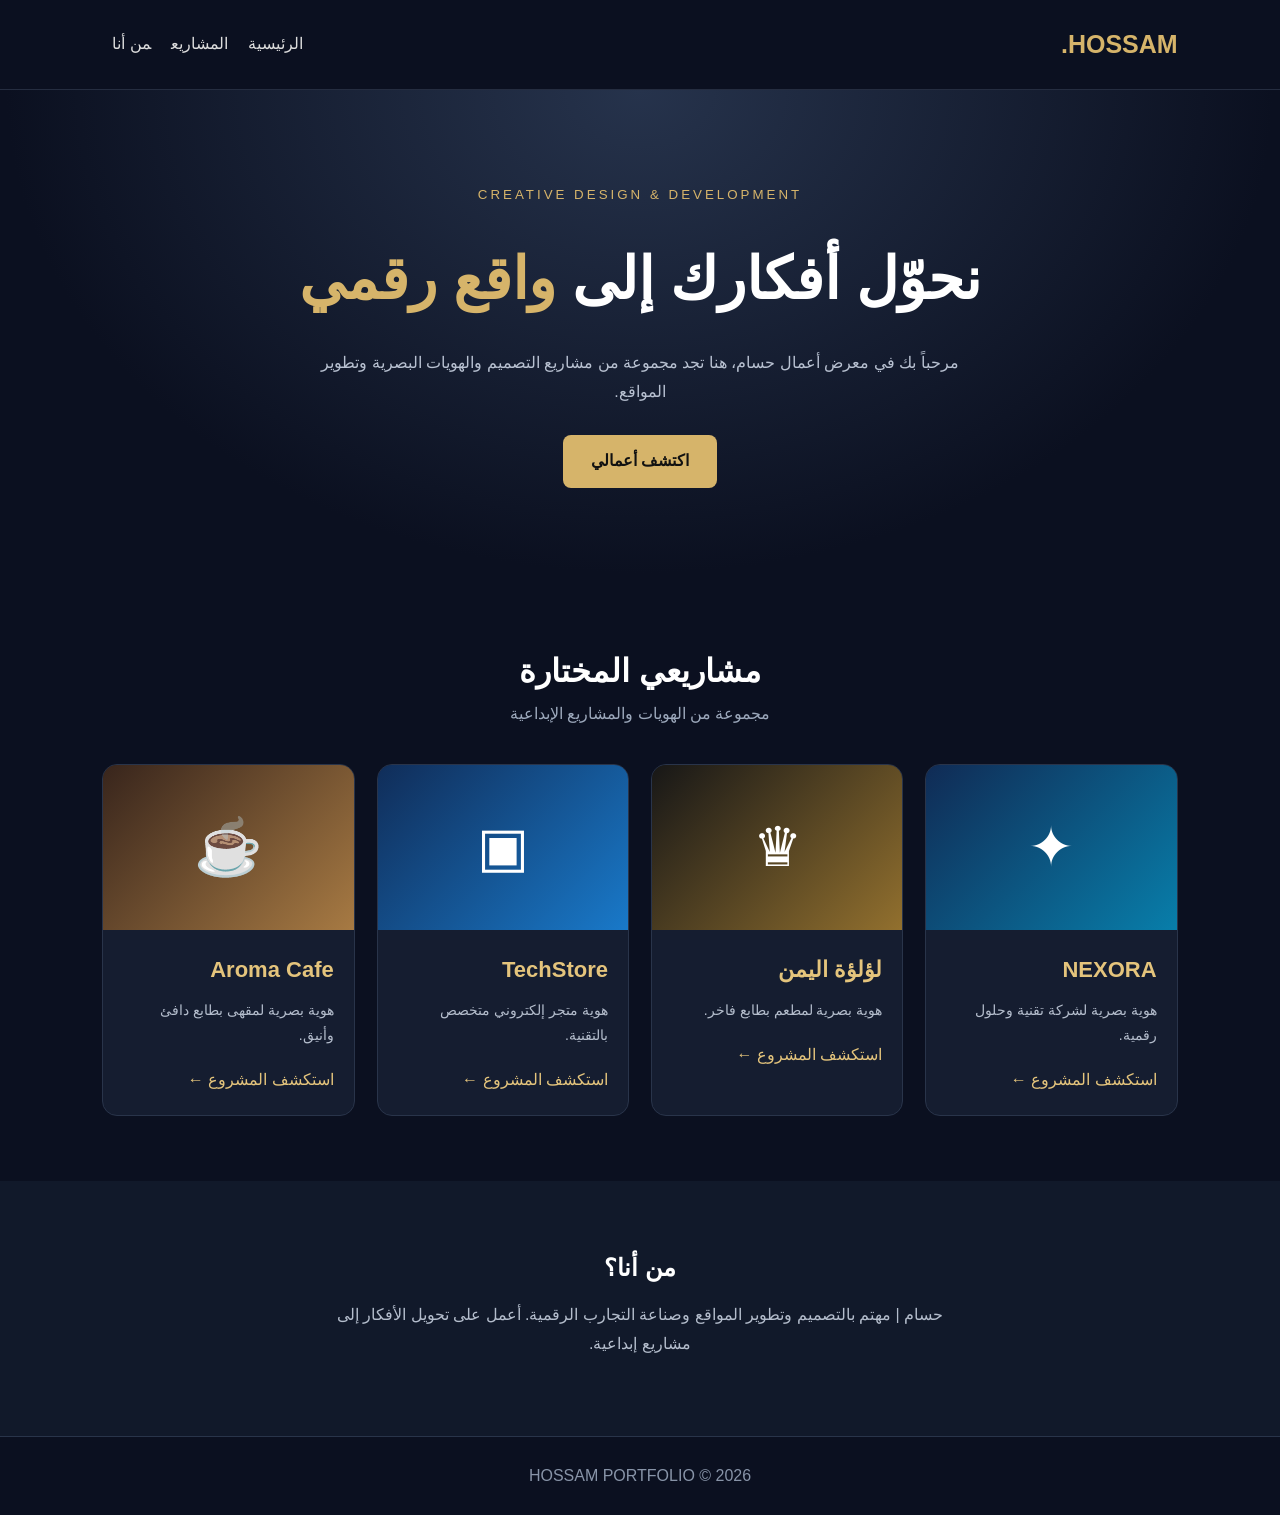
<file: index.html>
<!DOCTYPE html>
<html lang="ar" dir="rtl">
<head>
<meta charset="UTF-8">
<meta name="viewport" content="width=device-width, initial-scale=1.0">
<title>Hossam | Creative Portfolio</title>
<style>
*{box-sizing:border-box;margin:0;padding:0}
body{
 font-family:Arial,sans-serif;
 background:#0b1020;color:#fff;line-height:1.8
}
header{
 padding:22px 8%;display:flex;
 justify-content:space-between;align-items:center;
 border-bottom:1px solid #252d40
}
.logo{font-size:25px;font-weight:bold;color:#d6b46a}
nav a{color:#ddd;text-decoration:none;margin:0 10px}
.hero{
 padding:90px 8%;text-align:center;
 background:radial-gradient(ellipse at top,#26334c,#0b1020 70%)
}
.hero small{color:#d6b46a;letter-spacing:3px}
.hero h1{font-size:clamp(32px,6vw,58px);margin:18px 0}
.hero h1 span{color:#d6b46a}
.hero p{color:#b8c1d1;max-width:650px;margin:auto}
.btn{
 display:inline-block;margin-top:28px;padding:12px 28px;
 background:#d6b46a;color:#111;border-radius:8px;
 text-decoration:none;font-weight:bold
}
section{padding:65px 8%}
.section-title{text-align:center;margin-bottom:35px}
.section-title h2{font-size:32px}
.section-title p{color:#9ca8bb}
.projects{
 display:grid;grid-template-columns:repeat(auto-fit,minmax(230px,1fr));
 gap:22px
}
.card{
 background:#151d30;border:1px solid #29344a;
 border-radius:15px;overflow:hidden;transition:.3s
}
.card:hover{transform:translateY(-7px);border-color:#d6b46a}
.cover{
 height:165px;display:flex;align-items:center;
 justify-content:center;font-size:55px
}
.one{background:linear-gradient(135deg,#102b55,#087eaa)}
.two{background:linear-gradient(135deg,#171717,#92702e)}
.three{background:linear-gradient(135deg,#102d59,#1979c9)}
.four{background:linear-gradient(135deg,#38251c,#a77a43)}
.info{padding:20px}
.info h3{color:#e4c47c;font-size:22px}
.info p{color:#b4bdcc;font-size:14px;margin:8px 0 18px}
.info a{color:#e4c47c;text-decoration:none}
.about{text-align:center;background:#11192a}
.about p{color:#b4bdcc;max-width:650px;margin:12px auto}
footer{text-align:center;padding:25px;color:#8894a8;border-top:1px solid #29344a}
</style>
</head>
<body>

<header>
 <div class="logo">HOSSAM.</div>
 <nav><a href="#home">الرئيسية</a><a href="#projects">المشاريع</a><a href="#about">من أنا</a></nav>
</header>

<div class="hero" id="home">
 <small>CREATIVE DESIGN & DEVELOPMENT</small>
 <h1>نحوّل أفكارك إلى <span>واقع رقمي</span></h1>
 <p>مرحباً بك في معرض أعمال حسام، هنا تجد مجموعة من مشاريع التصميم والهويات البصرية وتطوير المواقع.</p>
 <a class="btn" href="#projects">اكتشف أعمالي</a>
</div>

<section id="projects">
 <div class="section-title">
  <h2>مشاريعي المختارة</h2>
  <p>مجموعة من الهويات والمشاريع الإبداعية</p>
 </div>

 <div class="projects">

  <div class="card">
   <div class="cover one">✦</div>
   <div class="info">
    <h3>NEXORA</h3>
    <p>هوية بصرية لشركة تقنية وحلول رقمية.</p>
    <a href="./NEXORA/">استكشف المشروع ←</a>
   </div>
  </div>

  <div class="card">
   <div class="cover two">♛</div>
   <div class="info">
    <h3>لؤلؤة اليمن</h3>
    <p>هوية بصرية لمطعم بطابع فاخر.</p>
    <a href="./Yemen-Pearl1Yemen-Pearl/">استكشف المشروع ←</a>
   </div>
  </div>

  <div class="card">
   <div class="cover three">▣</div>
   <div class="info">
    <h3>TechStore</h3>
    <p>هوية متجر إلكتروني متخصص بالتقنية.</p>
    <a href="./TechStore/">استكشف المشروع ←</a>
   </div>
  </div>

  <div class="card">
   <div class="cover four">☕</div>
   <div class="info">
    <h3>Aroma Cafe</h3>
    <p>هوية بصرية لمقهى بطابع دافئ وأنيق.</p>
    <a href="./Aroma-Cafe./">استكشف المشروع ←</a>
   </div>
  </div>

 </div>
</section>

<section class="about" id="about">
 <h2>من أنا؟</h2>
 <p>حسام | مهتم بالتصميم وتطوير المواقع وصناعة التجارب الرقمية. أعمل على تحويل الأفكار إلى مشاريع إبداعية.</p>
</section>

<footer>
 HOSSAM PORTFOLIO © 2026
</footer>

</body>
</html>
</file>
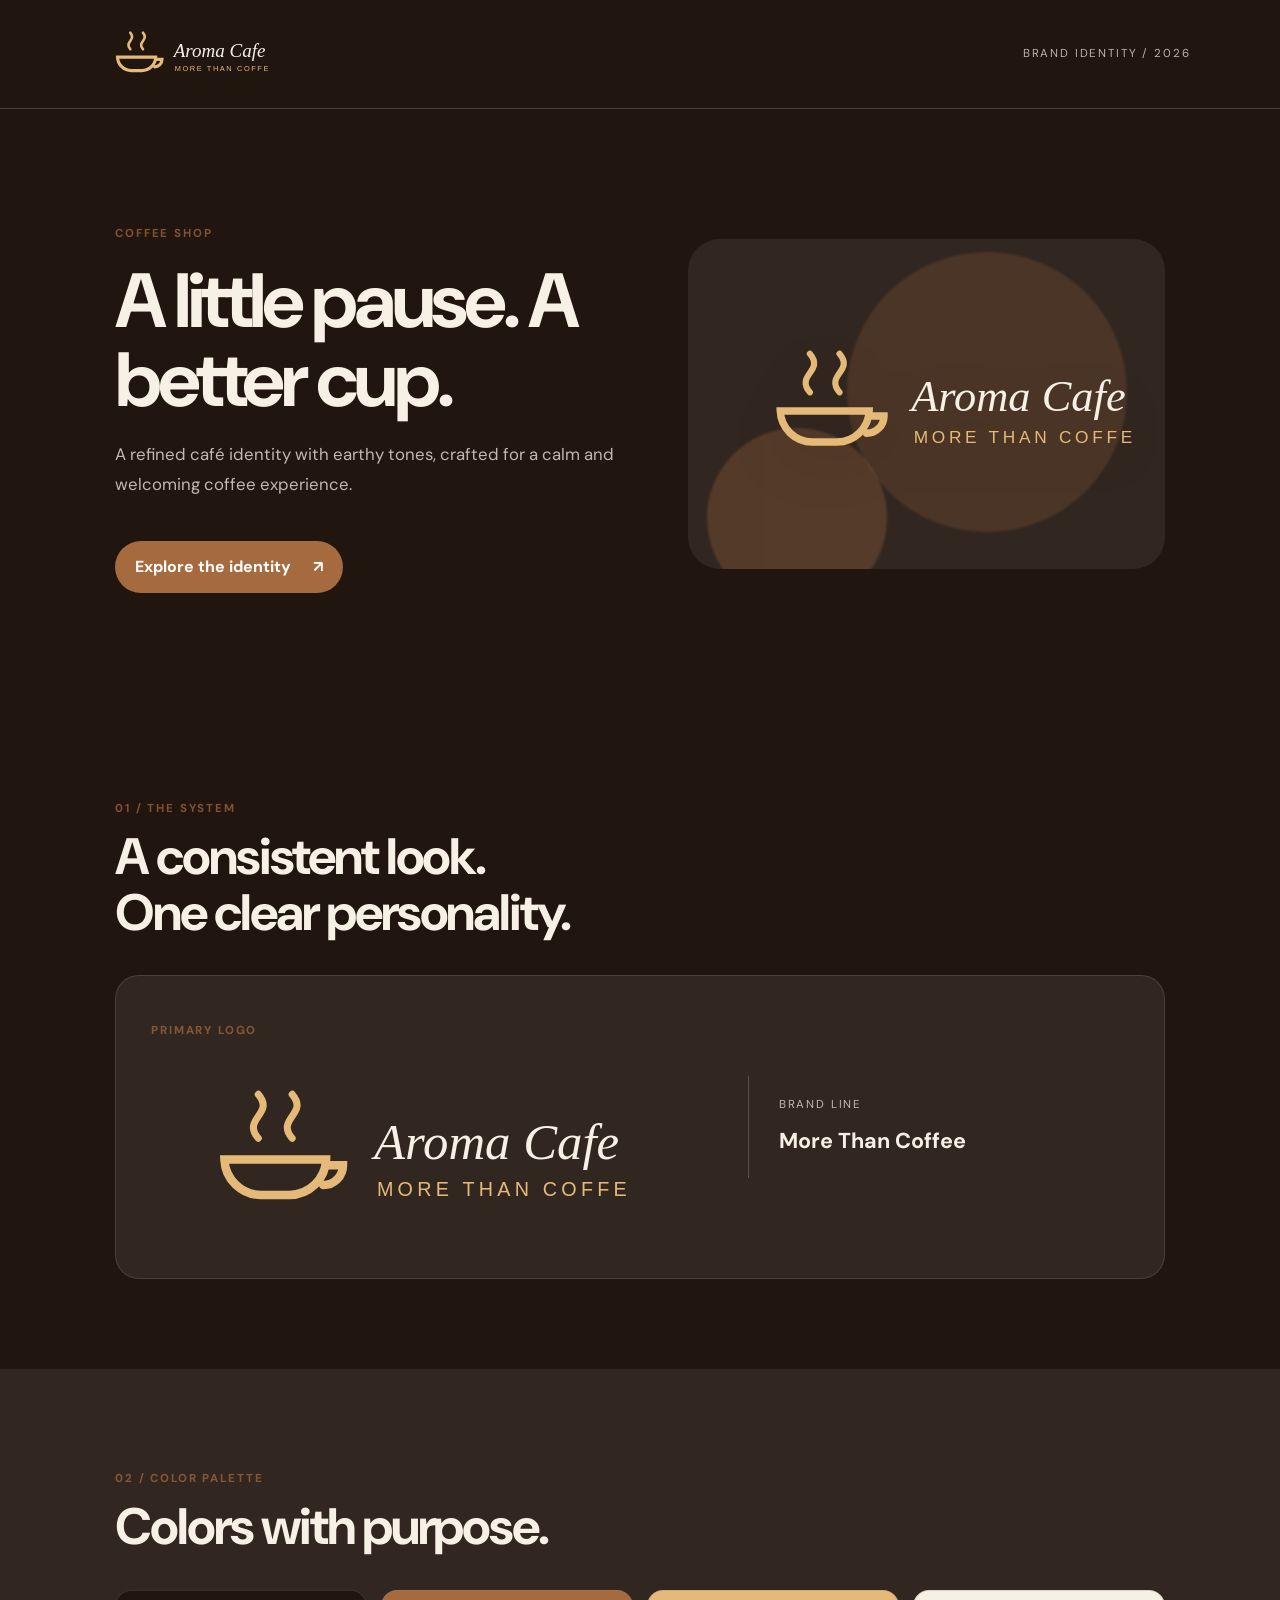
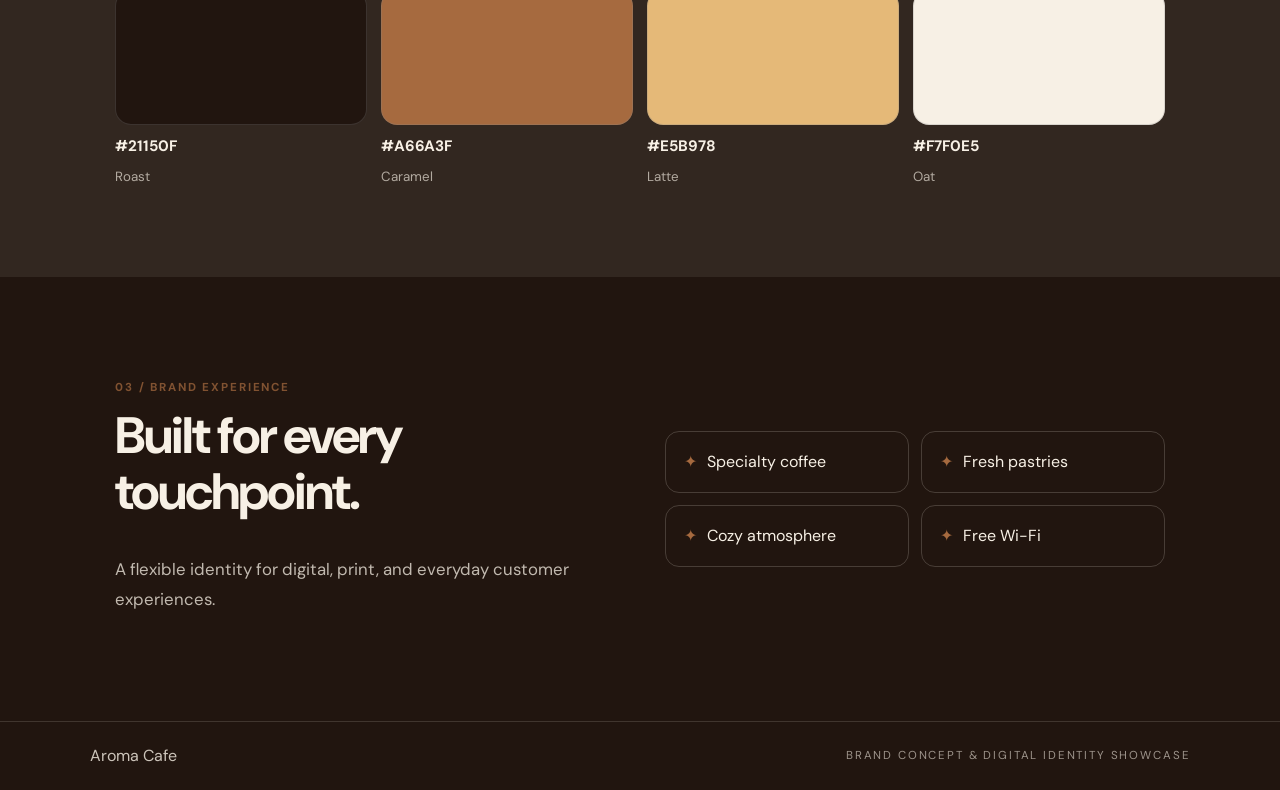
<file: Aroma-Cafe./index.html>
<!doctype html>
<html lang="en">
<head>
  <meta charset="utf-8">
  <meta name="viewport" content="width=device-width, initial-scale=1">
  <meta name="description" content="A refined café identity with earthy tones, crafted for a calm and welcoming coffee experience.">
  <title>Aroma Cafe — Brand Identity</title>
  <link rel="stylesheet" href="style.css">
</head>
<body>
  <header class="topbar"><a class="brand" href="#"><img src="logo.svg" alt="Aroma Cafe logo"></a><span>BRAND IDENTITY / 2026</span></header>
  <main>
    <section class="hero">
      <div class="hero-copy">
        <p class="eyebrow">Coffee shop</p>
        <h1>A little pause. A better cup.</h1>
        <p class="intro">A refined café identity with earthy tones, crafted for a calm and welcoming coffee experience.</p>
        <a class="cta" href="#identity">Explore the identity <span>↗</span></a>
      </div>
      <div class="hero-art"><div class="orb orb-one"></div><div class="orb orb-two"></div><img src="logo.svg" alt="Aroma Cafe logo" class="hero-logo"></div>
    </section>
    <section id="identity" class="section">
      <div class="section-head"><p class="eyebrow">01 / THE SYSTEM</p><h2>A consistent look.<br>One clear personality.</h2></div>
      <div class="identity-card"><div><p class="eyebrow">PRIMARY LOGO</p><img src="logo.svg" alt="Primary Aroma Cafe logo" class="main-logo"></div><div class="tagline"><span>BRAND LINE</span><strong>More Than Coffee</strong></div></div>
    </section>
    <section class="section palette">
      <div class="section-head"><p class="eyebrow">02 / COLOR PALETTE</p><h2>Colors with purpose.</h2></div>
      <div class="swatches"><div class="swatch"><span style="background:#21150F"></span><b>#21150F</b><small>Roast</small></div>
<div class="swatch"><span style="background:#A66A3F"></span><b>#A66A3F</b><small>Caramel</small></div>
<div class="swatch"><span style="background:#E5B978"></span><b>#E5B978</b><small>Latte</small></div>
<div class="swatch"><span style="background:#F7F0E5"></span><b>#F7F0E5</b><small>Oat</small></div></div>
    </section>
    <section class="section details">
      <div><p class="eyebrow">03 / BRAND EXPERIENCE</p><h2>Built for every touchpoint.</h2><p class="intro">A flexible identity for digital, print, and everyday customer experiences.</p></div>
      <ul class="services"><li>Specialty coffee</li>
<li>Fresh pastries</li>
<li>Cozy atmosphere</li>
<li>Free Wi-Fi</li></ul>
    </section>
  </main>
  <footer><span>Aroma Cafe</span><span>Brand concept & digital identity showcase</span></footer>
</body>
</html>
</file>
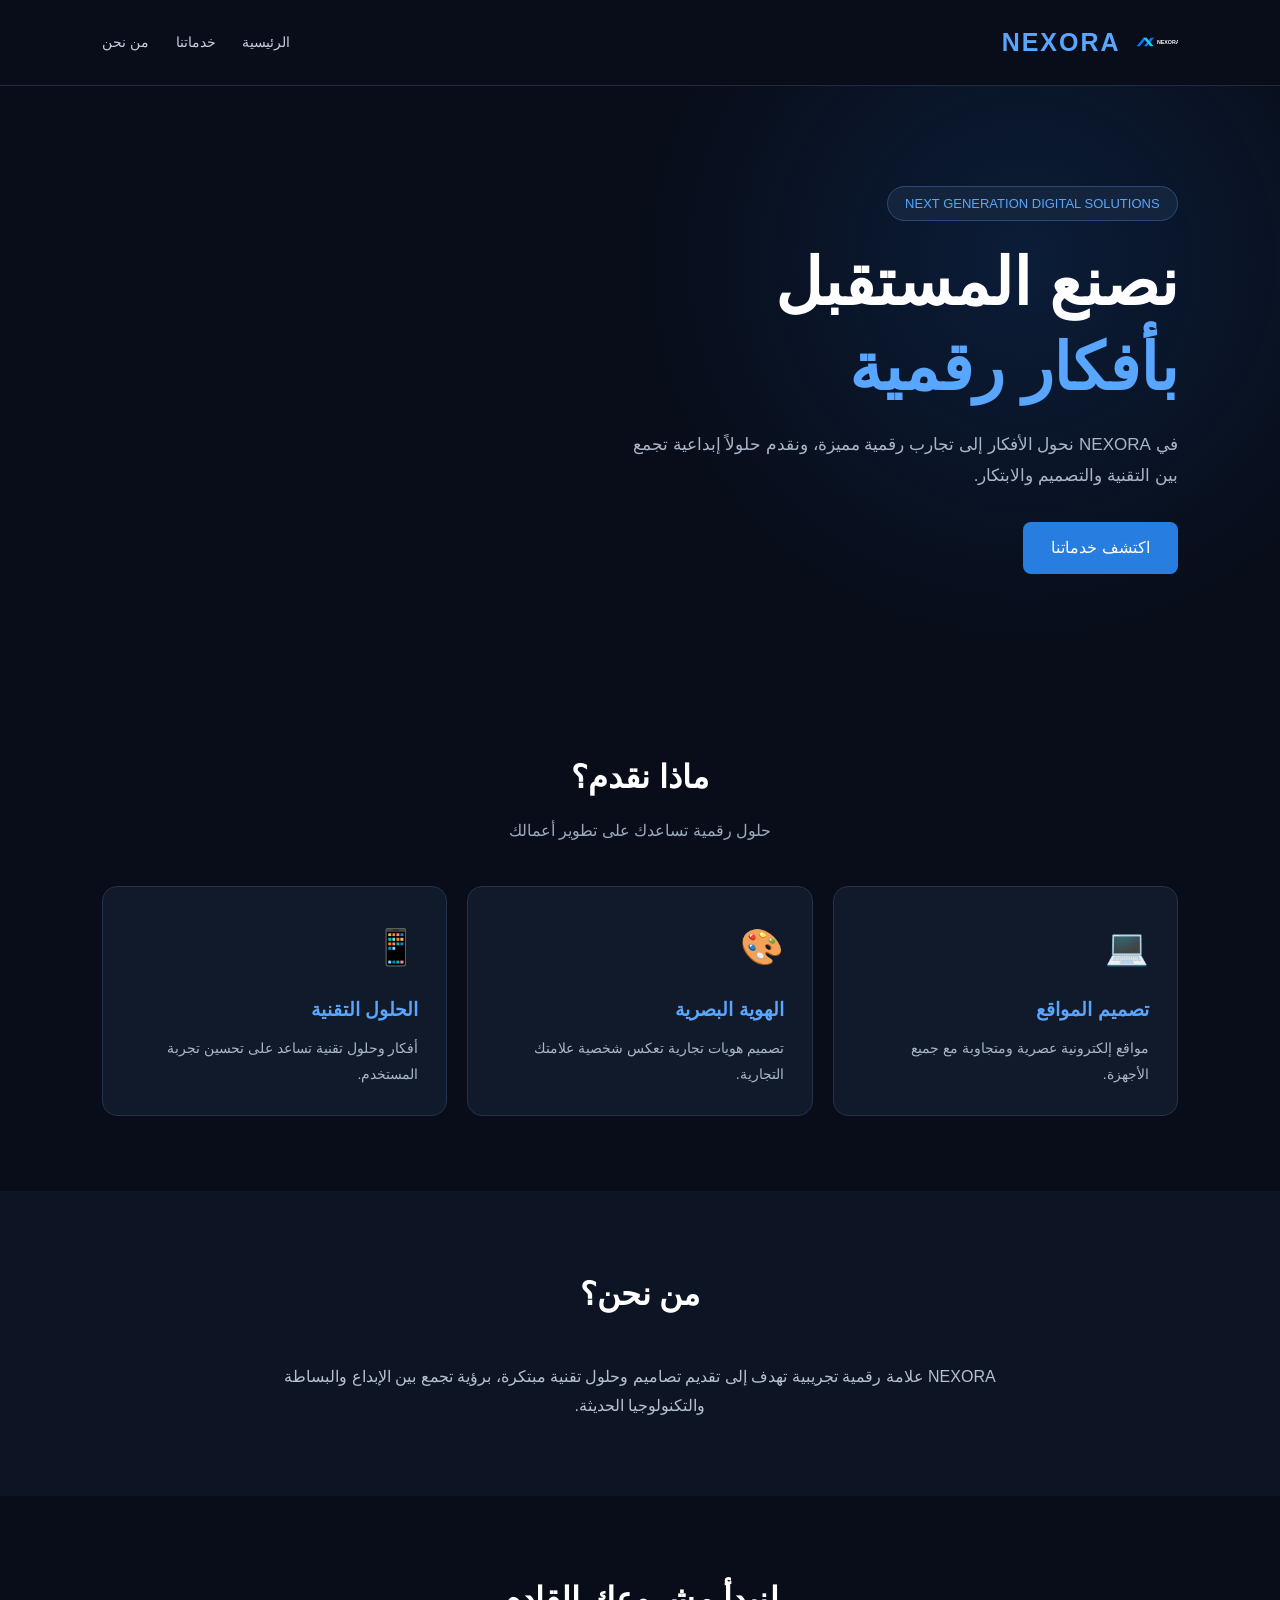
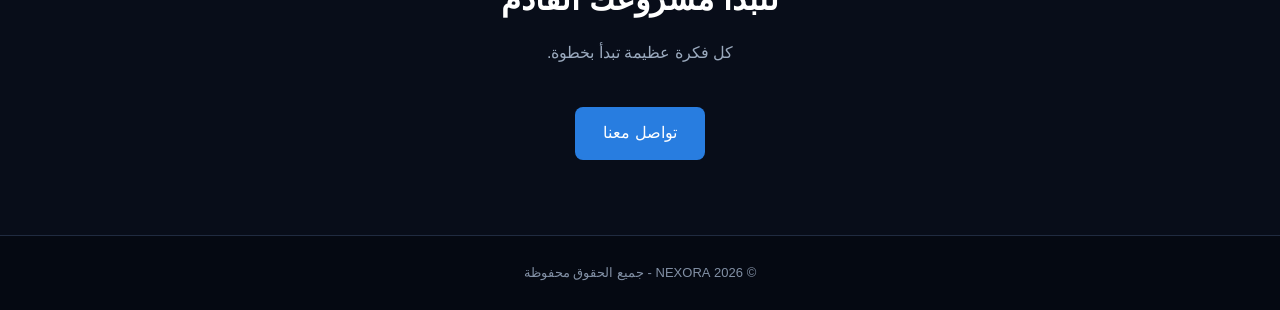
<file: NEXORA/index.html>
<!DOCTYPE html>
<html lang="ar" dir="rtl">
<head>
  <meta charset="UTF-8">
  <meta name="viewport" content="width=device-width, initial-scale=1.0">
  <meta name="theme-color" content="#080d19">
  <title>NEXORA | حلول رقمية مبتكرة</title>

  <style>
    * {
      margin: 0;
      padding: 0;
      box-sizing: border-box;
    }

    body {
      font-family: Arial, sans-serif;
      background: #080d19;
      color: #fff;
      line-height: 1.8;
    }

    header {
      padding: 20px 8%;
      display: flex;
      justify-content: space-between;
      align-items: center;
      border-bottom: 1px solid #202b40;
    }

    .brand {
      display: flex;
      align-items: center;
      gap: 12px;
      font-size: 25px;
      font-weight: bold;
      color: #58a6ff;
      letter-spacing: 2px;
    }

    .brand img {
      width: 45px;
      height: 45px;
      object-fit: contain;
    }

    nav a {
      color: #c5cede;
      text-decoration: none;
      margin-right: 22px;
      font-size: 14px;
    }

    .hero {
      min-height: 570px;
      padding: 100px 8%;
      display: flex;
      align-items: center;
      background:
        radial-gradient(circle at 80% 30%, #123c7555, transparent 35%),
        #080d19;
    }

    .hero-content {
      max-width: 700px;
    }

    .tag {
      display: inline-block;
      color: #58a6ff;
      background: #14243c;
      border: 1px solid #254b7c;
      padding: 5px 17px;
      border-radius: 30px;
      margin-bottom: 20px;
      font-size: 13px;
    }

    h1 {
      font-size: clamp(36px, 6vw, 65px);
      line-height: 1.3;
      margin-bottom: 20px;
    }

    h1 span {
      color: #58a6ff;
    }

    .hero p {
      color: #aab6c8;
      max-width: 570px;
      font-size: 17px;
      margin-bottom: 30px;
    }

    .btn {
      display: inline-block;
      background: #287de0;
      color: white;
      padding: 12px 28px;
      border-radius: 8px;
      text-decoration: none;
      transition: .3s;
    }

    .btn:hover {
      background: #155eb5;
      transform: translateY(-3px);
    }

    section {
      padding: 75px 8%;
    }

    .section-title {
      text-align: center;
      margin-bottom: 40px;
    }

    .section-title h2 {
      font-size: 32px;
      margin-bottom: 10px;
    }

    .section-title p {
      color: #9aa9bd;
    }

    .services {
      display: grid;
      grid-template-columns: repeat(auto-fit, minmax(220px, 1fr));
      gap: 20px;
    }

    .card {
      background: #101a2b;
      border: 1px solid #23334d;
      padding: 28px;
      border-radius: 15px;
      transition: .3s;
    }

    .card:hover {
      transform: translateY(-7px);
      border-color: #3989ed;
    }

    .card .icon {
      font-size: 35px;
      margin-bottom: 15px;
    }

    .card h3 {
      color: #58a6ff;
      margin-bottom: 10px;
    }

    .card p {
      color: #aab6c8;
      font-size: 14px;
    }

    .about {
      background: #0d1524;
      text-align: center;
    }

    .about p {
      max-width: 750px;
      margin: auto;
      color: #b5c0d0;
    }

    .contact {
      text-align: center;
    }

    footer {
      padding: 25px;
      text-align: center;
      background: #050912;
      border-top: 1px solid #202b40;
      color: #8290a5;
      font-size: 13px;
    }

    @media (max-width: 600px) {
      header {
        padding: 15px 5%;
      }

      nav a {
        margin-right: 10px;
        font-size: 12px;
      }

      .hero {
        padding: 75px 6%;
        min-height: 470px;
      }

      section {
        padding: 55px 6%;
      }
    }
  </style>
</head>

<body>

  <header>
    <div class="brand">
      <img src="logo.svg" alt="NEXORA Logo">
      NEXORA
    </div>

    <nav>
      <a href="#home">الرئيسية</a>
      <a href="#services">خدماتنا</a>
      <a href="#about">من نحن</a>
    </nav>
  </header>

  <main>
    <section class="hero" id="home">
      <div class="hero-content">
        <span class="tag">NEXT GENERATION DIGITAL SOLUTIONS</span>

        <h1>
          نصنع المستقبل<br>
          <span>بأفكار رقمية</span>
        </h1>

        <p>
          في NEXORA نحول الأفكار إلى تجارب رقمية مميزة،
          ونقدم حلولاً إبداعية تجمع بين التقنية والتصميم والابتكار.
        </p>

        <a href="#services" class="btn">اكتشف خدماتنا</a>
      </div>
    </section>

    <section id="services">
      <div class="section-title">
        <h2>ماذا نقدم؟</h2>
        <p>حلول رقمية تساعدك على تطوير أعمالك</p>
      </div>

      <div class="services">
        <div class="card">
          <div class="icon">💻</div>
          <h3>تصميم المواقع</h3>
          <p>مواقع إلكترونية عصرية ومتجاوبة مع جميع الأجهزة.</p>
        </div>

        <div class="card">
          <div class="icon">🎨</div>
          <h3>الهوية البصرية</h3>
          <p>تصميم هويات تجارية تعكس شخصية علامتك التجارية.</p>
        </div>

        <div class="card">
          <div class="icon">📱</div>
          <h3>الحلول التقنية</h3>
          <p>أفكار وحلول تقنية تساعد على تحسين تجربة المستخدم.</p>
        </div>
      </div>
    </section>

    <section class="about" id="about">
      <div class="section-title">
        <h2>من نحن؟</h2>
      </div>

      <p>
        NEXORA علامة رقمية تجريبية تهدف إلى تقديم
        تصاميم وحلول تقنية مبتكرة، برؤية تجمع بين
        الإبداع والبساطة والتكنولوجيا الحديثة.
      </p>
    </section>

    <section class="contact" id="contact">
      <div class="section-title">
        <h2>لنبدأ مشروعك القادم</h2>
        <p>كل فكرة عظيمة تبدأ بخطوة.</p>
      </div>

      <a href="mailto:info@nexora.example" class="btn">
        تواصل معنا
      </a>
    </section>
  </main>

  <footer>
    © 2026 NEXORA - جميع الحقوق محفوظة
  </footer>

</body>
</html>
</file>
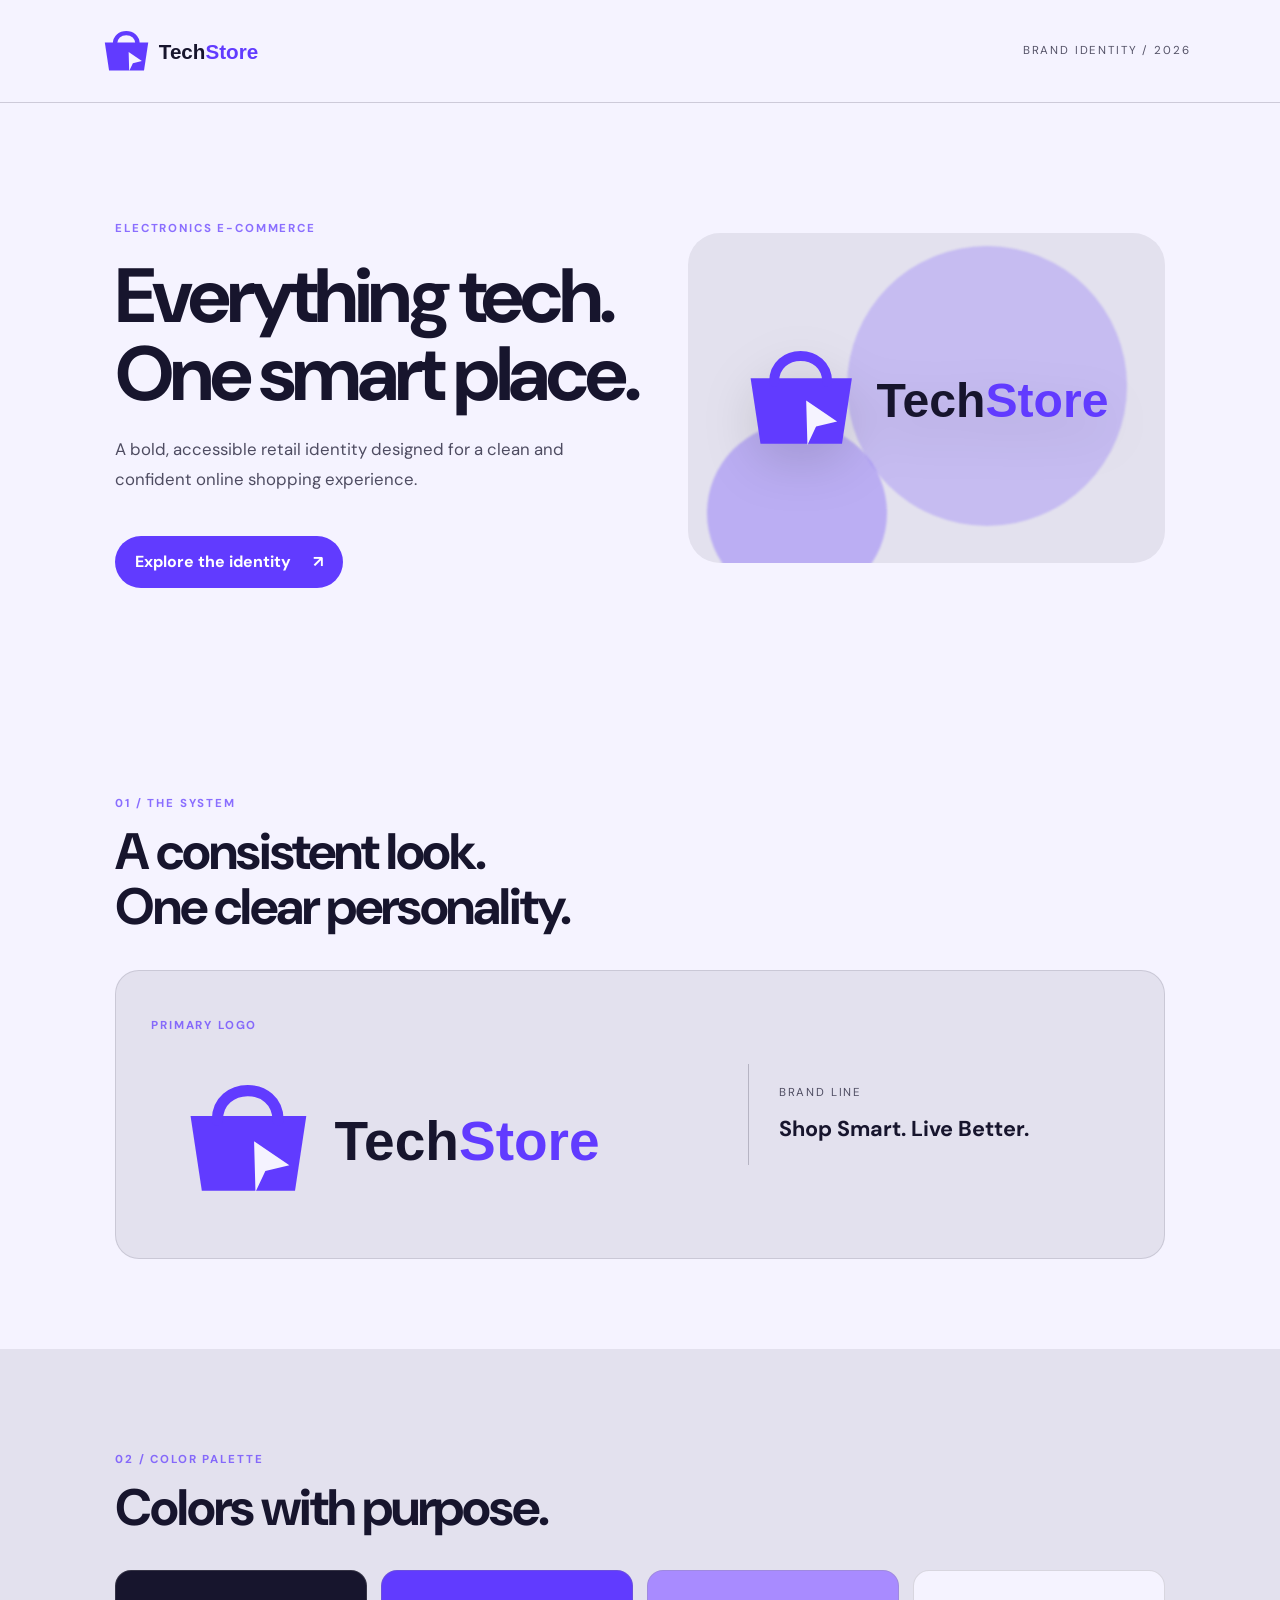
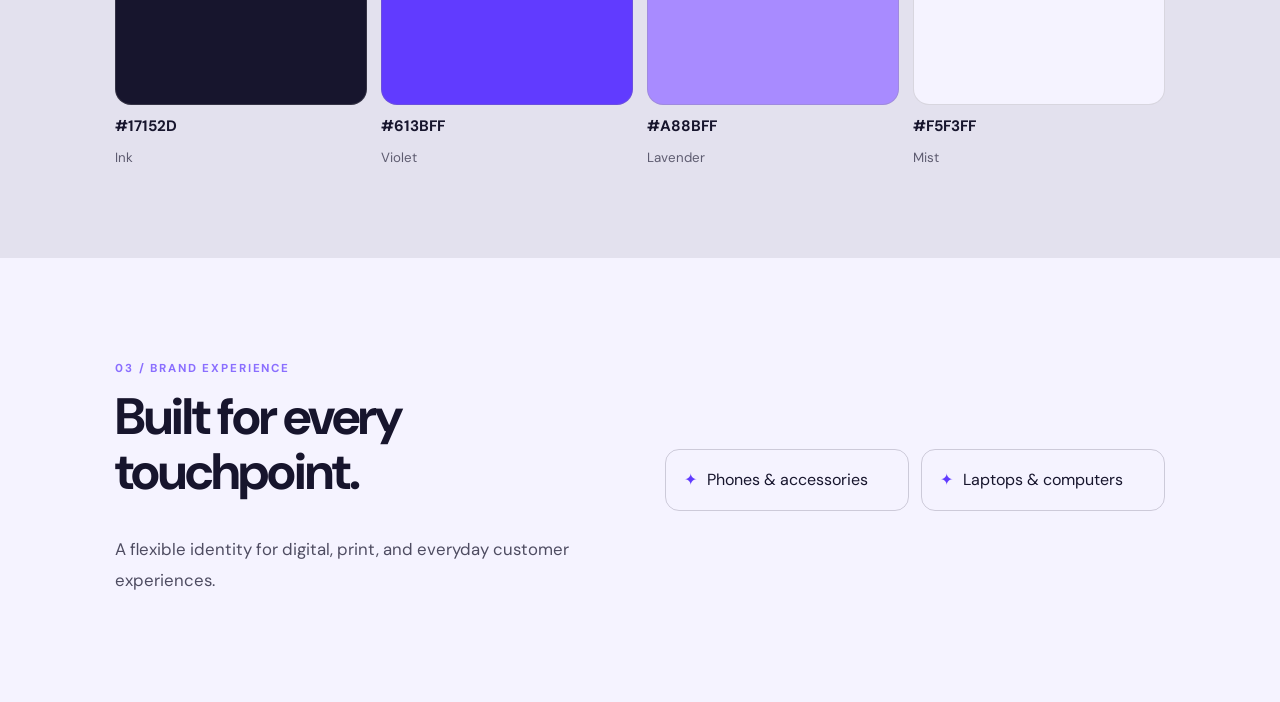
<file: TechStore/index.html>
<!doctype html>
<html lang="en">
<head>
  <meta charset="utf-8">
  <meta name="viewport" content="width=device-width, initial-scale=1">
  <meta name="description" content="A bold, accessible retail identity designed for a clean and confident online shopping experience.">
  <title>TechStore — Brand Identity</title>
  <link rel="stylesheet" href="style.css">
</head>
<body>
  <header class="topbar"><a class="brand" href="#"><img src="logo.svg" alt="TechStore logo"></a><span>BRAND IDENTITY / 2026</span></header>
  <main>
    <section class="hero">
      <div class="hero-copy">
        <p class="eyebrow">Electronics e-commerce</p>
        <h1>Everything tech. One smart place.</h1>
        <p class="intro">A bold, accessible retail identity designed for a clean and confident online shopping experience.</p>
        <a class="cta" href="#identity">Explore the identity <span>↗</span></a>
      </div>
      <div class="hero-art"><div class="orb orb-one"></div><div class="orb orb-two"></div><img src="logo.svg" alt="TechStore logo" class="hero-logo"></div>
    </section>
    <section id="identity" class="section">
      <div class="section-head"><p class="eyebrow">01 / THE SYSTEM</p><h2>A consistent look.<br>One clear personality.</h2></div>
      <div class="identity-card"><div><p class="eyebrow">PRIMARY LOGO</p><img src="logo.svg" alt="Primary TechStore logo" class="main-logo"></div><div class="tagline"><span>BRAND LINE</span><strong>Shop Smart. Live Better.</strong></div></div>
    </section>
    <section class="section palette">
      <div class="section-head"><p class="eyebrow">02 / COLOR PALETTE</p><h2>Colors with purpose.</h2></div>
      <div class="swatches"><div class="swatch"><span style="background:#17152D"></span><b>#17152D</b><small>Ink</small></div>
<div class="swatch"><span style="background:#613BFF"></span><b>#613BFF</b><small>Violet</small></div>
<div class="swatch"><span style="background:#A88BFF"></span><b>#A88BFF</b><small>Lavender</small></div>
<div class="swatch"><span style="background:#F5F3FF"></span><b>#F5F3FF</b><small>Mist</small></div></div>
    </section>
    <section class="section details">
      <div><p class="eyebrow">03 / BRAND EXPERIENCE</p><h2>Built for every touchpoint.</h2><p class="intro">A flexible identity for digital, print, and everyday customer experiences.</p></div>
      <ul class="services"><li>Phones & accessories</li>
<li>Laptops & computers
</file>
<file: Aroma-Cafe./style.css>
@import url('https://fonts.googleapis.com/css2?family=DM+Sans:wght@400;500;600;700;800&display=swap');
:root{--bg:#21150F;--fg:#F7F0E5;--accent:#A66A3F;--panel: color-mix(in srgb, var(--fg) 8%, var(--bg));}
*{box-sizing:border-box} html{scroll-behavior:smooth} body{margin:0;background:var(--bg);color:var(--fg);font-family:'DM Sans',Arial,sans-serif;line-height:1.5}
.topbar,footer{display:flex;align-items:center;justify-content:space-between;padding:22px 7%;border-bottom:1px solid color-mix(in srgb,var(--fg) 18%,transparent);gap:20px}
.topbar span,.eyebrow,footer span:last-child,.tagline span{font-size:.72rem;letter-spacing:.16em;text-transform:uppercase;opacity:.72}
.brand img{width:180px;max-height:64px;display:block} main{overflow:hidden}
.hero{min-height:590px;padding:90px 9%;display:grid;grid-template-columns:1.05fr .95fr;align-items:center;gap:45px}
.eyebrow{color:var(--accent);font-weight:700} h1{font-size:clamp(2.8rem,6vw,5.6rem);line-height:1.02;letter-spacing:-.055em;margin:20px 0;max-width:720px}
.intro{font-size:1.05rem;max-width:560px;opacity:.75;line-height:1.8}
.cta{display:inline-flex;gap:22px;align-items:center;margin-top:25px;padding:14px 20px;border-radius:40px;background:var(--accent);color:white;text-decoration:none;font-weight:700}
.hero-art{min-height:330px;position:relative;display:grid;place-items:center;border-radius:32px;background:var(--panel);overflow:hidden}
.orb{position:absolute;border-radius:50%;filter:blur(1px)} .orb-one{width:280px;height:280px;background:var(--accent);opacity:.22;right:8%;top:4%} .orb-two{width:180px;height:180px;background:var(--accent);opacity:.3;left:4%;bottom:-12%}
.hero-logo{position:relative;width:88%;max-width:440px;filter:drop-shadow(0 18px 25px #0002)}
.section{padding:90px 9%} .section-head h2,.details h2{font-size:clamp(2rem,4vw,3.5rem);line-height:1.08;letter-spacing:-.04em;margin:12px 0 35px}
.identity-card{display:grid;grid-template-columns:1.5fr 1fr;gap:25px;background:var(--panel);border:1px solid color-mix(in srgb,var(--fg) 12%,transparent);border-radius:24px;padding:35px;align-items:center;min-height:230px}
.main-logo{width:100%;max-width:480px;margin-top:15px} .tagline{border-left:1px solid color-mix(in srgb,var(--fg) 22%,transparent);padding:20px 30px;display:grid;gap:12px} .tagline strong{font-size:1.35rem}
.palette{background:var(--panel)} .swatches{display:grid;grid-template-columns:repeat(4,1fr);gap:14px} .swatch{display:grid;gap:10px} .swatch span{height:135px;border-radius:16px;border:1px solid #8884} .swatch b{font-size:.95rem} .swatch small{opacity:.65}
.details{display:grid;grid-template-columns:1fr 1fr;gap:50px;align-items:center} .services{list-style:none;padding:0;margin:0;display:grid;grid-template-columns:1fr 1fr;gap:12px} .services li{padding:18px;border:1px solid color-mix(in srgb,var(--fg) 18%,transparent);border-radius:14px} .services li:before{content:'✦';color:var(--accent);margin-right:10px}
footer{border-top:1px solid color-mix(in srgb,var(--fg) 18%,transparent);border-bottom:0;opacity:.8}
@media(max-width:760px){.topbar,footer{padding:18px 5%}.brand img{width:135px}.topbar span{font-size:.58rem}.hero{padding:65px 7%;grid-template-columns:1fr;min-height:unset}.hero-art{min-height:250px}.section{padding:65px 7%}.identity-card,.details{grid-template-columns:1fr}.tagline{border-left:0;border-top:1px solid #8885;padding:20px 0 0}.swatches{grid-template-columns:repeat(2,1fr)}.swatch span{height:100px}.services{grid-template-columns:1fr}footer{font-size:.75rem}}
</file>
<file: TechStore/style.css>
@import url('https://fonts.googleapis.com/css2?family=DM+Sans:wght@400;500;600;700;800&display=swap');
:root{--bg:#F5F3FF;--fg:#17152D;--accent:#613BFF;--panel: color-mix(in srgb, var(--fg) 8%, var(--bg));}
*{box-sizing:border-box} html{scroll-behavior:smooth} body{margin:0;background:var(--bg);color:var(--fg);font-family:'DM Sans',Arial,sans-serif;line-height:1.5}
.topbar,footer{display:flex;align-items:center;justify-content:space-between;padding:22px 7%;border-bottom:1px solid color-mix(in srgb,var(--fg) 18%,transparent);gap:20px}
.topbar span,.eyebrow,footer span:last-child,.tagline span{font-size:.72rem;letter-spacing:.16em;text-transform:uppercase;opacity:.72}
.brand img{width:180px;max-height:64px;display:block} main{overflow:hidden}
.hero{min-height:590px;padding:90px 9%;display:grid;grid-template-columns:1.05fr .95fr;align-items:center;gap:45px}
.eyebrow{color:var(--accent);font-weight:700} h1{font-size:clamp(2.8rem,6vw,5.6rem);line-height:1.02;letter-spacing:-.055em;margin:20px 0;max-width:720px}
.intro{font-size:1.05rem;max-width:560px;opacity:.75;line-height:1.8}
.cta{display:inline-flex;gap:22px;align-items:center;margin-top:25px;padding:14px 20px;border-radius:40px;background:var(--accent);color:white;text-decoration:none;font-weight:700}
.hero-art{min-height:330px;position:relative;display:grid;place-items:center;border-radius:32px;background:var(--panel);overflow:hidden}
.orb{position:absolute;border-radius:50%;filter:blur(1px)} .orb-one{width:280px;height:280px;background:var(--accent);opacity:.22;right:8%;top:4%} .orb-two{width:180px;height:180px;background:var(--accent);opacity:.3;left:4%;bottom:-12%}
.hero-logo{position:relative;width:88%;max-width:440px;filter:drop-shadow(0 18px 25px #0002)}
.section{padding:90px 9%} .section-head h2,.details h2{font-size:clamp(2rem,4vw,3.5rem);line-height:1.08;letter-spacing:-.04em;margin:12px 0 35px}
.identity-card{display:grid;grid-template-columns:1.5fr 1fr;gap:25px;background:var(--panel);border:1px solid color-mix(in srgb,var(--fg) 12%,transparent);border-radius:24px;padding:35px;align-items:center;min-height:230px}
.main-logo{width:100%;max-width:480px;margin-top:15px} .tagline{border-left:1px solid color-mix(in srgb,var(--fg) 22%,transparent);padding:20px 30px;display:grid;gap:12px} .tagline strong{font-size:1.35rem}
.palette{background:var(--panel)} .swatches{display:grid;grid-template-columns:repeat(4,1fr);gap:14px} .swatch{display:grid;gap:10px} .swatch span{height:135px;border-radius:16px;border:1px solid #8884} .swatch b{font-size:.95rem} .swatch small{opacity:.65}
.details{display:grid;grid-template-columns:1fr 1fr;gap:50px;align-items:center} .services{list-style:none;padding:0;margin:0;display:grid;grid-template-columns:1fr 1fr;gap:12px} .services li{padding:18px;border:1px solid color-mix(in srgb,var(--fg) 18%,transparent);border-radius:14px} .services li:before{content:'✦';color:var(--accent);margin-right:10px}
footer{border-top:1px solid color-mix(in srgb,var(--fg) 18%,transparent);border-bottom:0;opacity:.8}
@media(max-width:760px){.topbar,footer{padding:18px 5%}.brand img{width:135px}.topbar span{font-size:.58rem}.hero{padding:65px 7%;grid-template-columns:1fr;min-height:unset}.hero-art{min-height:250px}.section{padding:65px 7%}.identity-card,.details{grid-template-columns:1fr}.tagline{border-left:0;border-top:1px solid #8885;padding:20px 0 0}.swatches{grid-template-columns:repeat(2,1fr)}.swatch span{height:100px}.services{grid-template-columns:1fr}footer{font-size:.75rem}}
</file>
